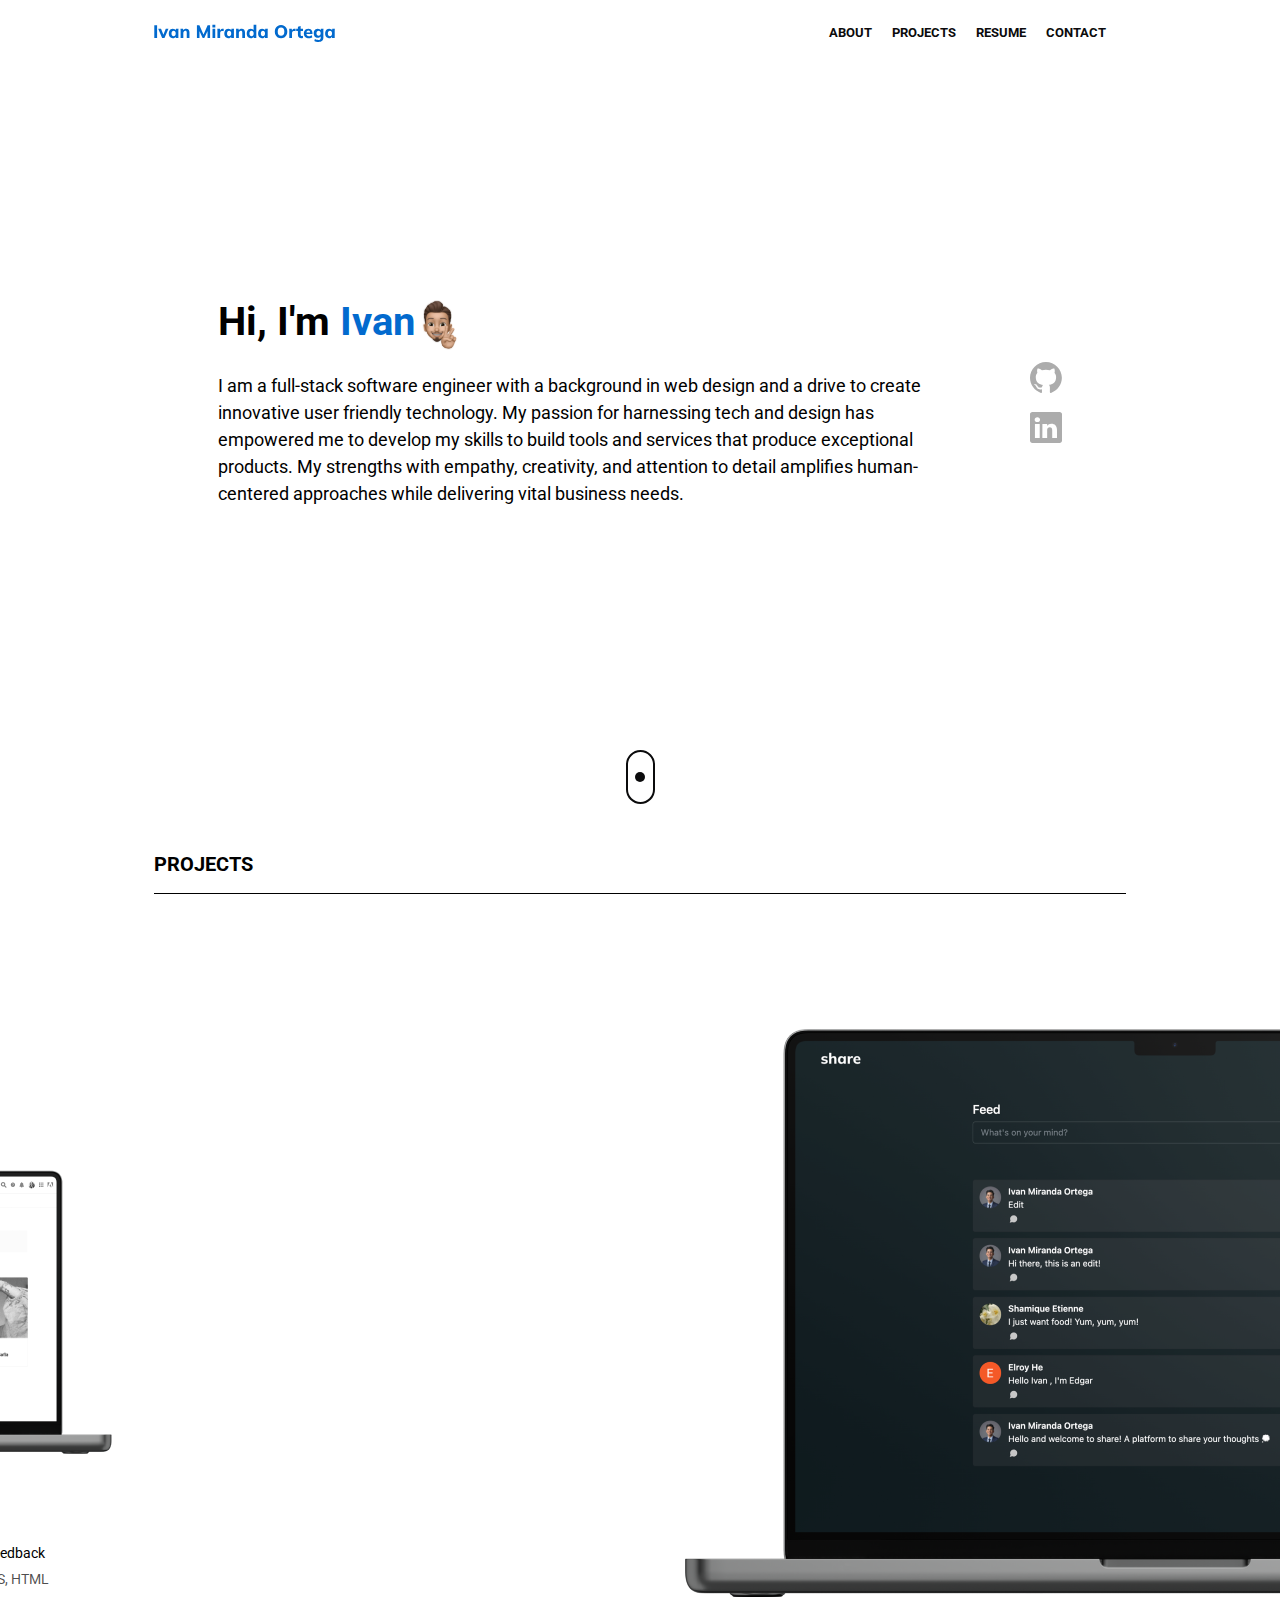
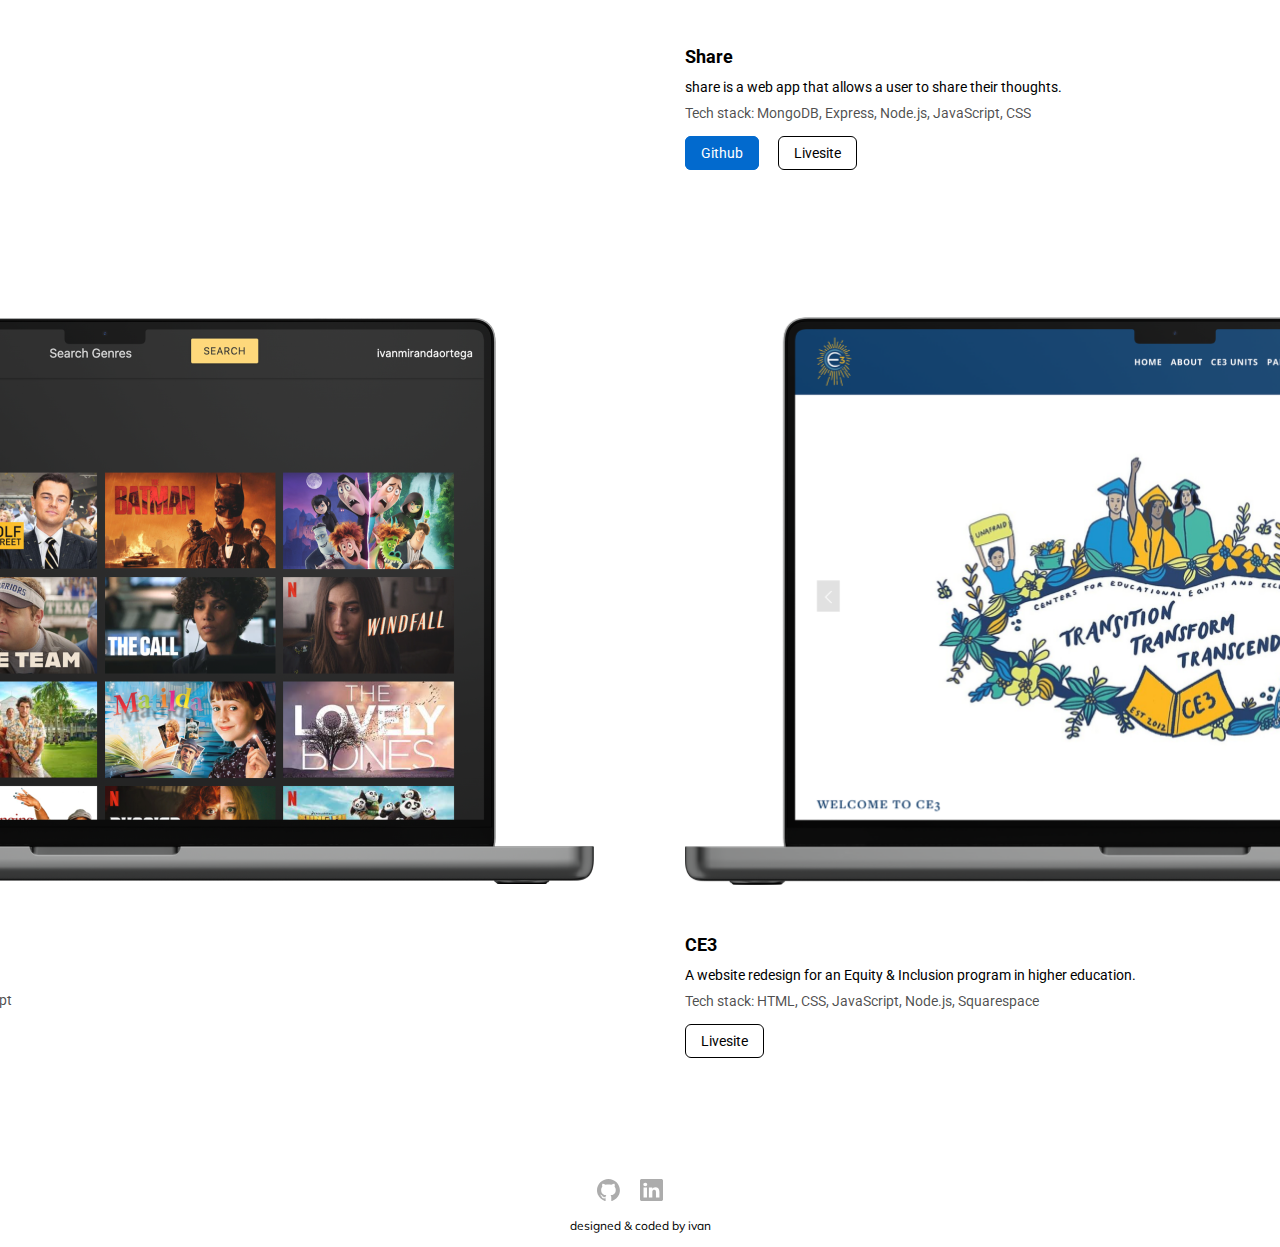
<file: index.html>
<!DOCTYPE html>
<html lang="en">
<head>
	<meta charset="UTF-8">
	<meta http-equiv="X-UA-Compatible" content="IE=edge">
	<meta name="viewport" content="width=device-width, initial-scale=1.0">
	<link rel="icon" type="image/png" href="css/images/favicon.ico"/>
	<link rel="preconnect" href="https://fonts.googleapis.com">
	<link rel="preconnect" href="https://fonts.gstatic.com" crossorigin>
	<link href="https://fonts.googleapis.com/css2?family=Mulish:ital,wght@0,200;1,800&family=Roboto:wght@100;400;700&display=swap" rel="stylesheet">
	<link rel="stylesheet" href="css/style.css">
	<script defer src="javascript/app.js"></script>
	<title>Ivan Miranda Ortega | About</title>
</head>
<body>
	<nav>
		<div class="container">
			<div class="flex-box">
				<a href="https://ivanmirandaortega.github.io/portfolio/" class="logo"><img src="css/images/ivanmirandaortega-logo.svg" alt=""></a>
				<ul class="nav-btns">
					<li class="nav-btn"><a href="https://ivanmirandaortega.github.io/portfolio/about.html" class="nav-link">ABOUT</a></li>
					<li class="nav-btn"><a href="#projects" class="nav-link">PROJECTS</a></li>
					<li class="nav-btn"><a href="https://drive.google.com/file/d/1iB4nG0gHavCU0KsjGVDq3Su1jpRfWAZ9/view?usp=sharing" class="nav-link" target="_blank">RESUME</a></li>
					<li class="nav-btn"><a href="mailto:imirandaortega.pd@gmail.com" class="nav-link">CONTACT</a></li>
				</ul>
			</div>
		</div>
	</nav>

	<section class="hero">
		<div class="container">
			<div class="inner-container">
				<div class="hero-flex">
					<div>
						<div class="title-flex">
							<h1>Hi, I'm <span class="name">Ivan</span><div></h1>
							<img src="css/images/memoji.svg" alt="">
						</div>
						<div class="hero-body">
							<p>I am a full-stack software engineer with a background in web design and a drive to create innovative user friendly technology. My passion for harnessing tech and design has empowered me to develop my skills to build tools and services that produce exceptional products. My strengths with empathy, creativity, and attention to detail amplifies human-centered approaches while delivering vital business needs.</p>
						</div>
					</div>
					<div class="sm-container">
						<div class="social-icon-hero"><a href="https://github.com/ivanmirandaortega" target="_blank">
							<img src="css/images/github-icon.svg" alt=""></div>
						</a>
						<div class="social-icon-hero">
							<a href="https://www.linkedin.com/in/ivan-miranda-ortega/" target="_blank">
								<img src="css/images/linkedin-icon.svg" alt=""></div>
							</a>
					</div>
				</div>
			</div>
			</div>
			<div class="mouse-container">    
				<a href="#skills">
					<span class="mouse">
						<span class="mouse-wheel"></span>
					</span>
				</a>     
			</div>
	</section>

	<!-- <section class="skills" id="skills">
		<div class="container">
			<div class="divider">
				<h2>TECHNICAL SKILLS</h2>
			</div>
			<div class="skills-grid">
				<div class="skill-icon" id="html"><img src="css/images/html-icon.svg" alt=""></div>
				<div class="skill-icon" id="css"><img src="css/images/css-icon.svg" alt=""></div>
				<div class="skill-icon" id="javascript"><img src="css/images/javascript-icon.svg" alt=""></div>
				<div class="skill-icon" id="python"><img src="css/images/python-icon.svg" alt=""></div>
				<div class="skill-icon" id="nodejs"><img src="css/images/django-icon.svg" alt=""></div>
				<div class="skill-icon" id="nodejs"><img src="css/images/postgresql-icon.svg" alt=""></div>
				<div class="skill-icon" id="mongodb"><img src="css/images/mongo-icon.svg" alt=""></div>
				<div class="skill-icon" id="expressjs"><img src="css/images/express-icon.svg" alt=""></div>
				<div class="skill-icon" id="react"><img src="css/images/react-icon.svg" alt=""></div>
				<div class="skill-icon" id="nodejs"><img src="css/images/nodejs-icon.svg" alt=""></div>
			</div>
		</div>
	</section> -->

	<section class="projects" id="projects">
		<div class="container">
			<div class="divider">
				<h2>PROJECTS</h2>
			</div>
			<div class="project-grid">
				<div class="project-card">        
					<div class="mockup"><img src="css/images/adobe-like-feedback-mock.png" srcset="css/images/adobe-like-feedback-mock 2x" alt=""></div>
					<div class="card-title">
						<h3>Adobe Creative Cloud</h3>
					</div>
					<div class="card-body">
						<div class="card-body-text">
							<p>I developed a response segment React componenet for user feedback</p>
						</div>
						<div class="card-body-subtext">
							<p>Tech stack: React, JavaScript, React Testing Library, Jest, SCSS, HTML</p>
						</div>
					</div>
					<div class="card-btns">
						<a href="https://creativecloud.adobe.com/cc/discover/article/remove-power-lines-from-street-photography-with-adobe-photoshop" class="card-btn" id="livesite" target="_blank">Livesite</a>
					</div>
				</div>
				<div class="project-card">        
					<div class="mockup"><img src="css/images/share-mockup.png" srcset="css/images/share-mockup.png 2x" alt=""></div>
					<div class="card-title">
						<h3>Share</h3>
					</div>
					<div class="card-body">
						<div class="card-body-text">
							<p>share is a web app that allows a user to share their thoughts.</p>
						</div>
						<div class="card-body-subtext">
							<p>Tech stack: MongoDB, Express, Node.js, JavaScript, CSS</p>
						</div>
					</div>
					<div class="card-btns">
						<a href="https://github.com/ivanmirandaortega/share" class="card-btn" id="github" target="_blank">Github</a>
						<a href="https://share-seir-app.herokuapp.com/" class="card-btn" id="livesite" target="_blank">Livesite</a>
					</div>
				</div>
			
				<div class="project-card">        
					<div class="mockup"><img src="css/images/quickflix-mockup.png" srcset="css/images/quickflix-mockup.png 2x" alt=""></div>
					<div class="card-title">
						<h3>Quickflix</h3>
					</div>
					<div class="card-body">
						<div class="card-body-text">
							<p>Quickflix is a web app that brings the best movies in one place.</p>
						</div>
						<div class="card-body-subtext">
							<p>Tech stack: Django, PostgreSQL, Python, CSS, HTML, JavaScript</p>
						</div>
					</div>
					<div class="card-btns">
						<a href="https://github.com/ivanmirandaortega/QuickFlix" class="card-btn" id="github" target="_blank">Github</a>
						<a href="https://quickflixmovies.herokuapp.com/" class="card-btn" id="livesite" target="_blank">Livesite</a>
					</div>
				</div>

				<div class="project-card">        
					<div><img src="css/images/ce3-mockup.png" srcset="css/images/ce3-mockup.png 2x" alt="" class="mockup"></div>
					<div class="card-title">
						<h3>CE3</h3>
					</div>
					<div class="card-body">
						<div class="card-body-text">
							<p>A website redesign for an Equity & Inclusion program in higher education.</p>
						</div>
						<div class="card-body-subtext">
							<p>Tech stack: HTML, CSS, JavaScript, Node.js, Squarespace</p>
						</div>
					</div>
					<div class="card-btns">
						<a href="https://ce3.berkeley.edu/" class="card-btn" id="livesite" target="_blank">Livesite</a>
					</div>
				</div>
			</div>
		</div>
	</section>

	<footer>
		<div class="container">
			<div class="">
				<div class="footer-text">
					<div class="social-icons">
						<div class="social-icon"><a href="https://github.com/ivanmirandaortega" target="_blank">
							<img src="css/images/github-icon-footer.svg" alt=""></div>
						</a>
						<div class="social-icon">
							<a href="https://www.linkedin.com/in/ivan-miranda-ortega/" target="_blank">
								<img src="css/images/linkedin-icon-footer.svg" alt=""></div>
							</a>
					</div>
					<p>designed & coded by ivan</p>
				</div>
			</div>
		</div>
	</footer>
</body>
</html>
</file>
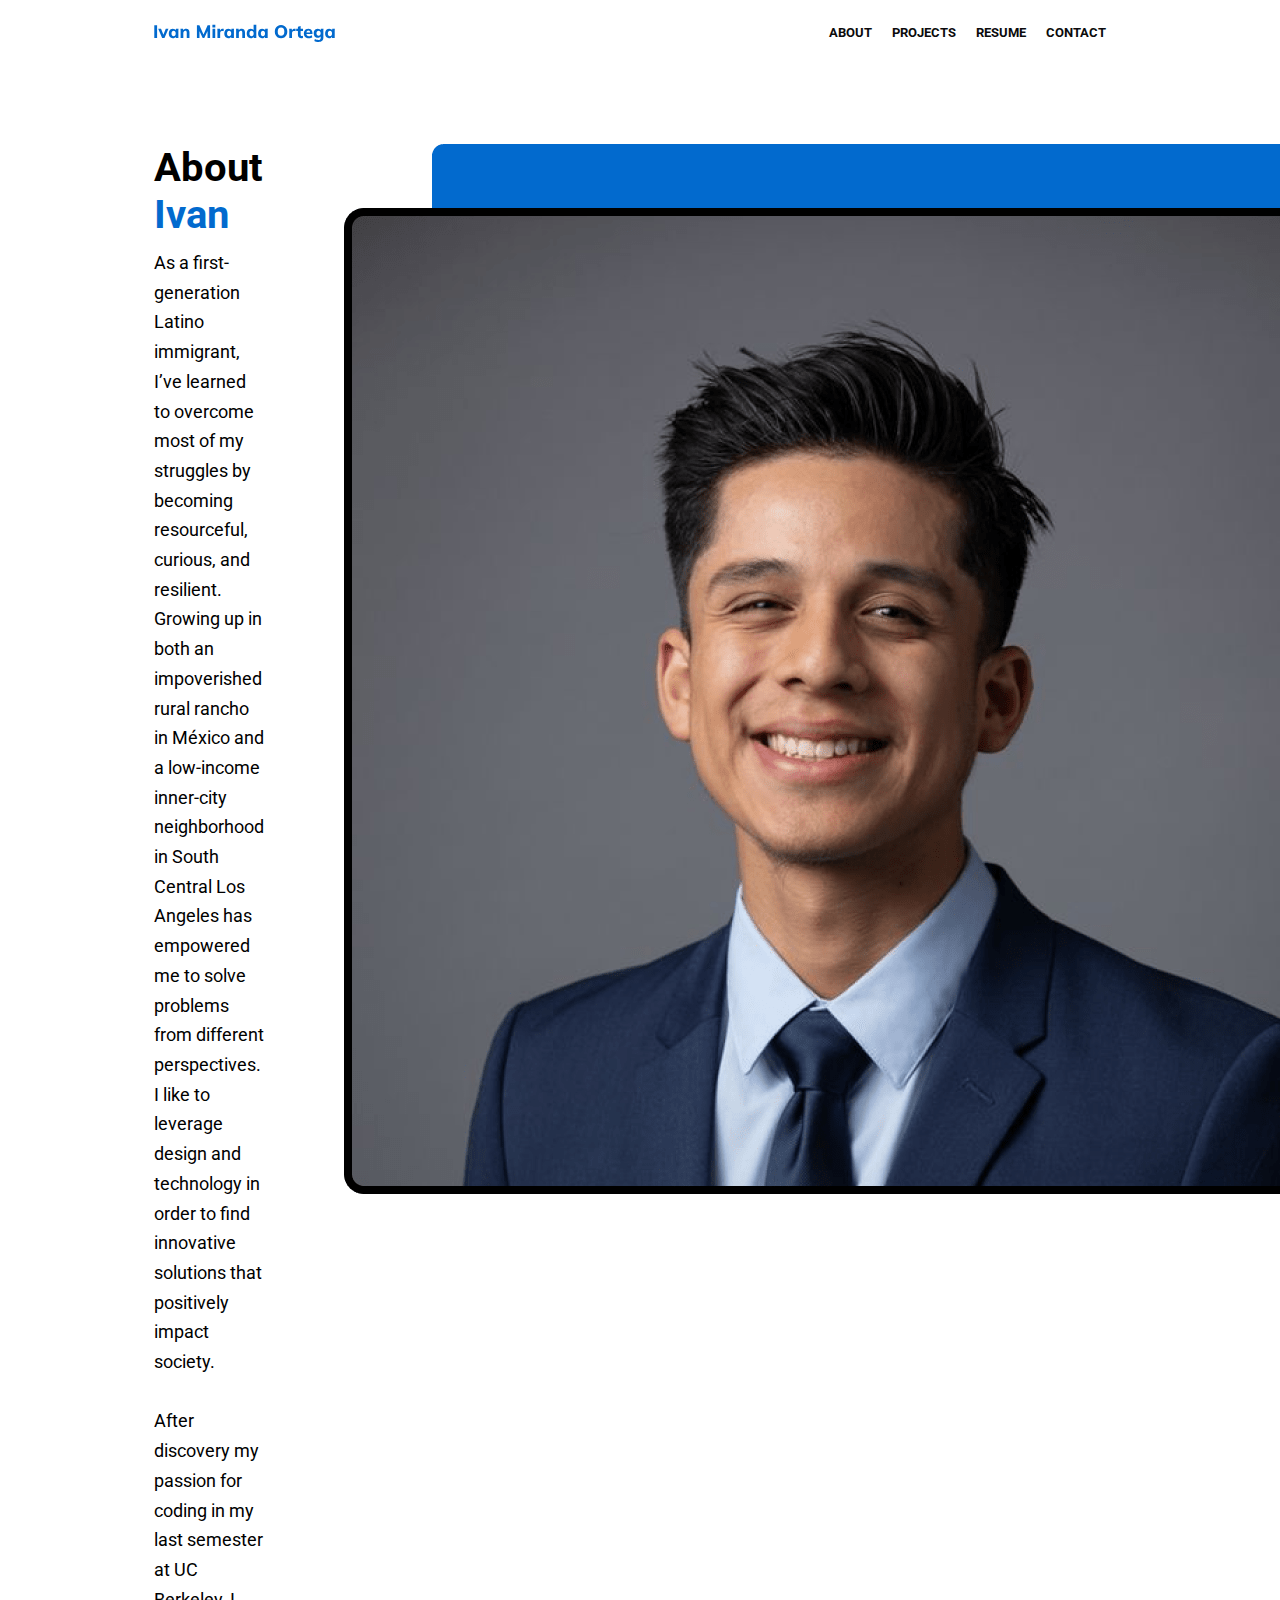
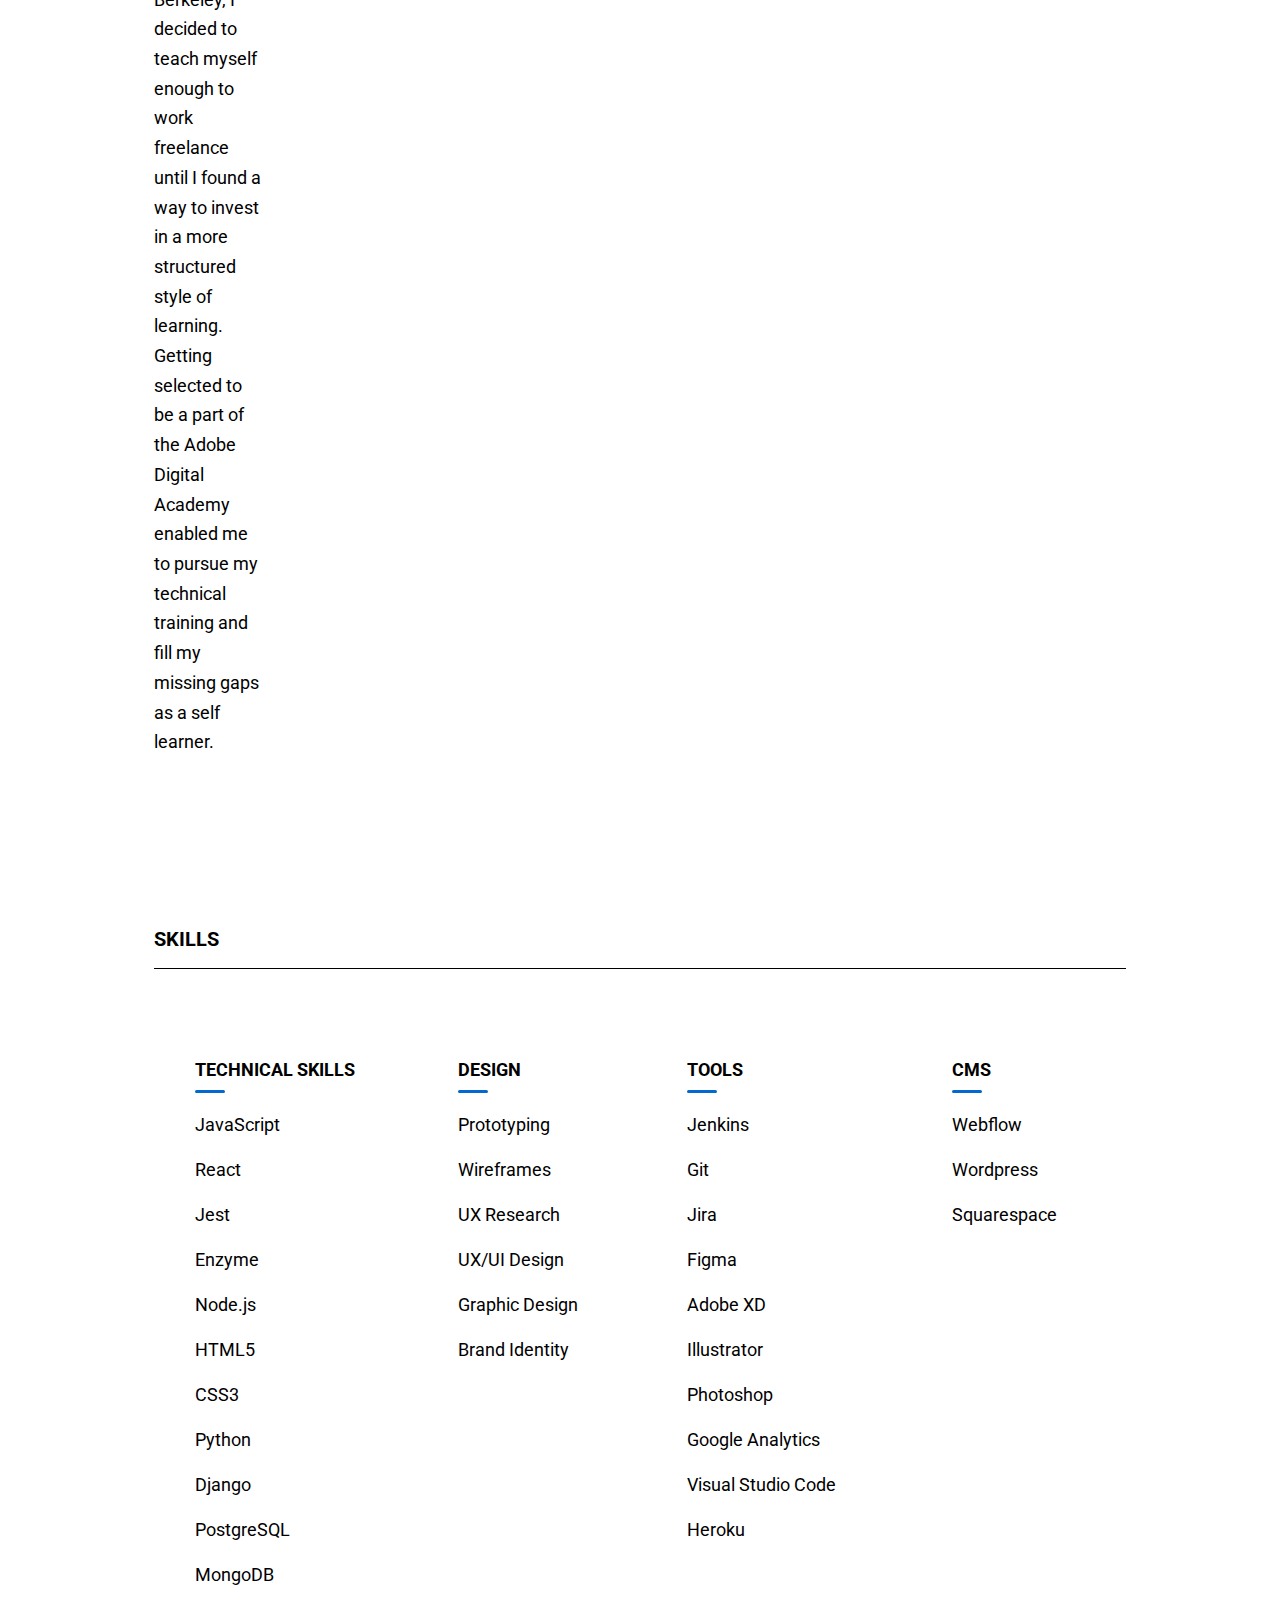
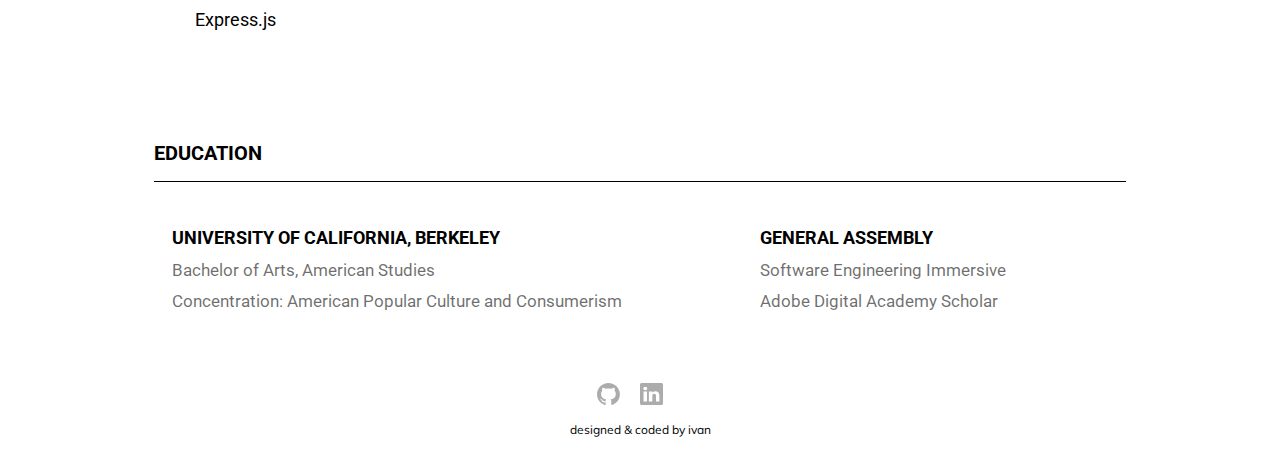
<file: about.html>
<!DOCTYPE html>
<html lang="en">
<head>
	<meta charset="UTF-8">
	<meta http-equiv="X-UA-Compatible" content="IE=edge">
	<meta name="viewport" content="width=device-width, initial-scale=1.0">
	<link rel="icon" type="image/png" href="css/images/favicon.ico"/>
	<link rel="preconnect" href="https://fonts.googleapis.com">
	<link rel="preconnect" href="https://fonts.gstatic.com" crossorigin>
	<link href="https://fonts.googleapis.com/css2?family=Mulish:ital,wght@0,200;1,800&family=Roboto:wght@100;400;700&display=swap" rel="stylesheet">
	<link rel="stylesheet" href="css/style.css">
	<script defer src="javascript/app.js"></script>
	<title>Ivan Miranda Ortega | About</title>
</head>
<body>
	<nav>
		<div class="container">
			<div class="flex-box">
				<a href="https://ivanmirandaortega.github.io/portfolio" class="logo"><img src="css/images/ivanmirandaortega-logo.svg" alt=""></a>
				<ul class="nav-btns">
					<li class="nav-btn"><a href="https://ivanmirandaortega.github.io/portfolio/about.html" class="nav-link">ABOUT</a></li>
					<li class="nav-btn"><a href="https://ivanmirandaortega.github.io/portfolio#projects" class="nav-link">PROJECTS</a></li>
					<li class="nav-btn"><a href="https://drive.google.com/file/d/1iB4nG0gHavCU0KsjGVDq3Su1jpRfWAZ9/view?usp=sharing" class="nav-link" target="_blank">RESUME</a></li>
					<li class="nav-btn"><a href="mailto:imirandaortega.pd@gmail.com" class="nav-link">CONTACT</a></li>
				</ul>
			</div>
		</div>
	</nav>

	<div class="container">
		<div class="about-flex">
			<div class="about-hero">
				<h1>About <span class="name">Ivan</span></h1>
				<p>As a first-generation Latino immigrant, I’ve learned to overcome most of my struggles by becoming resourceful, curious, and resilient. Growing up in both an impoverished rural rancho in México and a low-income inner-city neighborhood in South Central Los Angeles has empowered me to solve problems from different perspectives. I like to leverage design and technology in order to find innovative solutions that positively impact society.<br/><br/> After discovery my passion for coding in my last semester at UC Berkeley, I decided to teach myself enough to work freelance until I found a way to invest in a more structured style of learning. Getting selected to be a part of the Adobe Digital Academy enabled me to pursue my technical training and fill my missing gaps as a self learner. </p>
			</div>
			<div><img src="css/images/headshot.png" alt="" srcset="css/images/headshot.png 2x"></div>
		</div>
	</div>

	<section class="skills">
		<div class="container">
			<div class="divider">
				<h2>SKILLS</h2>
			</div>
			<div class="skills-grid about">
				<div class="skills-text">
					<h3>TECHNICAL SKILLS</h3>
					<div class="skill-divider"></div>
					<p>JavaScript</p>
					<p>React</p>
					<p>Jest</p>
					<p>Enzyme</p>
					<p>Node.js</p>
					<p>HTML5</p>
					<p>CSS3</p>
					<p>Python</p>
					<p>Django</p>
					<p>PostgreSQL</p>
					<p>MongoDB</p>
					<p>Express.js</p>
				</div>
				<div>
					<h3>DESIGN</h3>
					<div class="skill-divider"></div>
					<p>Prototyping</p>
					<p>Wireframes</p>
					<p>UX Research</p>
					<p>UX/UI Design</p>
					<p>Graphic Design</p>
					<p>Brand Identity</p>
				</div>
				<div>
					<h3>TOOLS</h3>
					<div class="skill-divider"></div>
					<p>Jenkins</p>
					<p>Git</p>
					<p>Jira</p>
					<p>Figma</p>
					<p>Adobe XD</p>
					<p>Illustrator</p>
					<p>Photoshop</p>
					<p>Google Analytics</p>
					<p>Visual Studio Code</p>
					<p>Heroku</p>
				</div>
				<div>
					<h3>CMS</h3>
					<div class="skill-divider"></div>
					<p>Webflow</p>
					<p>Wordpress</p>
					<p>Squarespace</p>
				</div>
			</div>
			</div>
	</section>

	<section class="education">
		<div class="container">
			<div class="divider">
				<h2>EDUCATION</h2>
			</div>
			<div class="education-grid">
				<div class="education-description">
					<h3>UNIVERSITY OF CALIFORNIA, BERKELEY</h3>
					<p>Bachelor of Arts, American Studies</p>
					<p>Concentration: American Popular Culture and Consumerism</p>
				</div>
				<div class="education-description">
					<h3>GENERAL ASSEMBLY</h3>
					<p>Software Engineering Immersive</p>
					<p>Adobe Digital Academy Scholar</p>
				</div>
			</div>

		</div>
	</section>

	<footer>
		<div class="container">
			<div class="">
				<div class="footer-text">
					<div class="social-icons">
						<div class="social-icon"><a href="https://github.com/ivanmirandaortega" target="_blank">
							<img src="css/images/github-icon-footer.svg" alt=""></div>
						</a>
						<div class="social-icon">
							<a href="https://www.linkedin.com/in/ivan-miranda-ortega/" target="_blank">
								<img src="css/images/linkedin-icon-footer.svg" alt="" ></div>
							</a>
					</div>
					<p>designed & coded by ivan</p>
				</div>
			</div>
		</div>
	</footer>
</body>
</html>
</file>
<file: css/style.css>
body {
	margin: 0;
}

a {
	color: inherit;
}

.container {
	margin: 1vh 12vw;
}

.flex-box {
	display: flex;
	justify-content: space-between;
}

.logo {
	padding-top: 15px;
}

.nav-btns {
	display: flex;
}

.nav-link {
	display: inline-block;
	padding-bottom: 8px;
	text-decoration: none;
	color: #0b0b0c;
	position: relative;
}

.nav-link::after {
	content: '';
	width: 100%;
	height: 2px;
	background-color: #026ace;
	border-radius: 4px;
	position: absolute;
	left: 0;
	bottom: 0;
	transform: scaleX(0);
	transform-origin: left;
	transition: transform 0.25s ease;
}

.nav-link:hover:after {
	transform: scaleX(1);
}

.nav-btn {
	margin-right: 20px;
	list-style-type: none;
	font-family: 'Roboto', sans-serif;
	font-size: 13px;
	font-weight: 700;
	color: black;
}

.nav-btn:visited {
	color: inherit;
}

.inner-container {
	padding: 25vh 5vw 24vh;
}

.hero-flex {
	display: flex;
	align-items: center;
}

.social-icon-hero {
	margin-bottom: 15px;
}

.social-icon-hero:hover {
	opacity: 70%;
}

h1 {
	font-family: 'Roboto', sans-serif;
	font-weight: 700;
	font-size: 40px;
	margin: 0;
}

.name {
	color: #026ace;
}

p {
	font-family: 'Roboto', sans-serif;
	font-weight: 400;
	font-size: 18px;
	line-height: 150%;
}

.title-flex {
	display: flex;
}

.hero-body {
	margin-right: 4rem;
}

.mouse-container {
	display: flex;
	justify-content: center;
	margin-bottom: 3rem;
}

.mouse {
	width: 25px;
	height: 50px;
	border: 2px solid #0b0b0c;
	border-radius: 20px;
	display: flex;
}

.mouse-wheel {
	display: block;
	width: 10px;
	height: 10px;
	background-color: #0b0b0c;
	border-radius: 50%;
	margin: auto;
	animation: move-wheel 1s linear infinite;
}

@keyframes move-wheel {
	0% {
		opacity: 0;
		transform: translateY(-1rem);
	}

	100% {
		opacity: 1;
		transform: translateY(1rem);
	}
}

h2 {
	font-family: 'Roboto', sans-serif;
	font-size: 20px;
}

.about-flex {
	display: flex;
	margin: 80px 0 0 0;
}

.about-hero > p {
	line-height: 165%;
	margin: 10px 80px 80px 0;
}

.skills {
	margin: 90px 0 90px;
}

.skills-grid {
	display: grid;
	grid-template-columns: 1fr 1fr 1fr 1fr 1fr;
	grid-template-rows: auto;
	justify-items: center;
	align-items: center;
	margin-top: 90px;
	row-gap: 100px;
}

.divider {
	border-bottom: 1px solid black;
}

.project-grid {
	margin-top: 70px;
	display: grid;
	grid-template-columns: auto auto;
	grid-template-rows: auto;
	row-gap: 25px;
	column-gap: 25px;
	justify-content: center;
	align-items: center;
}

.project-card {
	border: 1px solid transparent;
	border-radius: 8px;
	padding: 4rem 2rem;
}

.project-card:hover {
	transition: all 0.2s ease-out;
	box-shadow: 0px 4px 8px rgba(38, 38, 38, 0.2);
	top: -4px;
	border: 1px solid #cccccc;
	background-color: #fff;
}

.mockup {
	width: 100%;
}

h3 {
	font-family: 'Roboto', sans-serif;
	font-weight: 700;
	font-size: 18px;
}

.card-body {
	margin-bottom: 20px;
}

.card-body-text > p {
	font-size: 14px;
	margin: 0;
}

.card-body-subtext > p {
	color: rgba(0, 0, 0, 0.7);
	font-size: 14px;
	margin: 5px 0;
}

.card-btn {
	padding: 8px 15px;
	font-family: 'Roboto', sans-serif;
	font-size: 14px;
	border: 1px solid black;
	background-color: transparent;
	border-radius: 6px;
	text-decoration: none;
}

.card-btn:hover {
	background-color: rgb(11, 11, 12, 0.05);
}

.card-btn:visited {
	color: inherit;
}

#github {
	background-color: #026ace;
	color: white;
	border: 1px solid #026ace;
	margin-right: 15px;
}

#github:hover {
	background-color: rgb(2, 106, 206, 0.8);
}

.footer-text > p {
	font-family: 'Mulish', sans-serif;
	font-size: 12px;
	text-align: center;
}

.social-icons {
	display: flex;
	justify-content: center;
	margin-top: 4rem;
}

.social-icon {
	margin-right: 20px;
}

.social-icon:hover {
	opacity: 70%;
}

.about {
	display: grid;
	grid-template-columns: 1fr 1fr 1fr 1fr;
	align-items: start;
	margin-top: 45px;
}

.skill-divider {
	border-bottom: 3px solid #026ace;
	width: 30px;
	border-radius: 4px;
}

h3 {
	margin: 45px 0 10px;
}

.education-grid {
	display: grid;
	grid-template-columns: 1fr 1fr;
	justify-items: center;
}

.education-description > p {
	font-size: 17px;
	color: rgb(11, 11, 12, 0.6);
	margin: 5px 0 5px;
}

@media only screen and (device-width: 390px) and (device-height: 844px) and (-webkit-device-pixel-ratio: 3) {
	.container {
		display: block;
	}

	.hero-flex {
		display: flex;
		flex-direction: column;
	}

	nav {
		display: block;
	}

	.nav-btns {
		overflow: hidden;
		/* position: relative; */
	}

	.skills-grid {
		grid-template-columns: 1fr 1fr;
	}

	.project-grid {
		grid-template-columns: auto;
	}
}

@media screen and (max-width: 1000px) {
	.social-icon-hero {
		margin-right: 15px;
	}

	.sm-container {
		display: flex;
	}

	.hero-flex {
		display: block;
	}

	.project-grid {
		grid-template-columns: none;
	}
}
</file>
